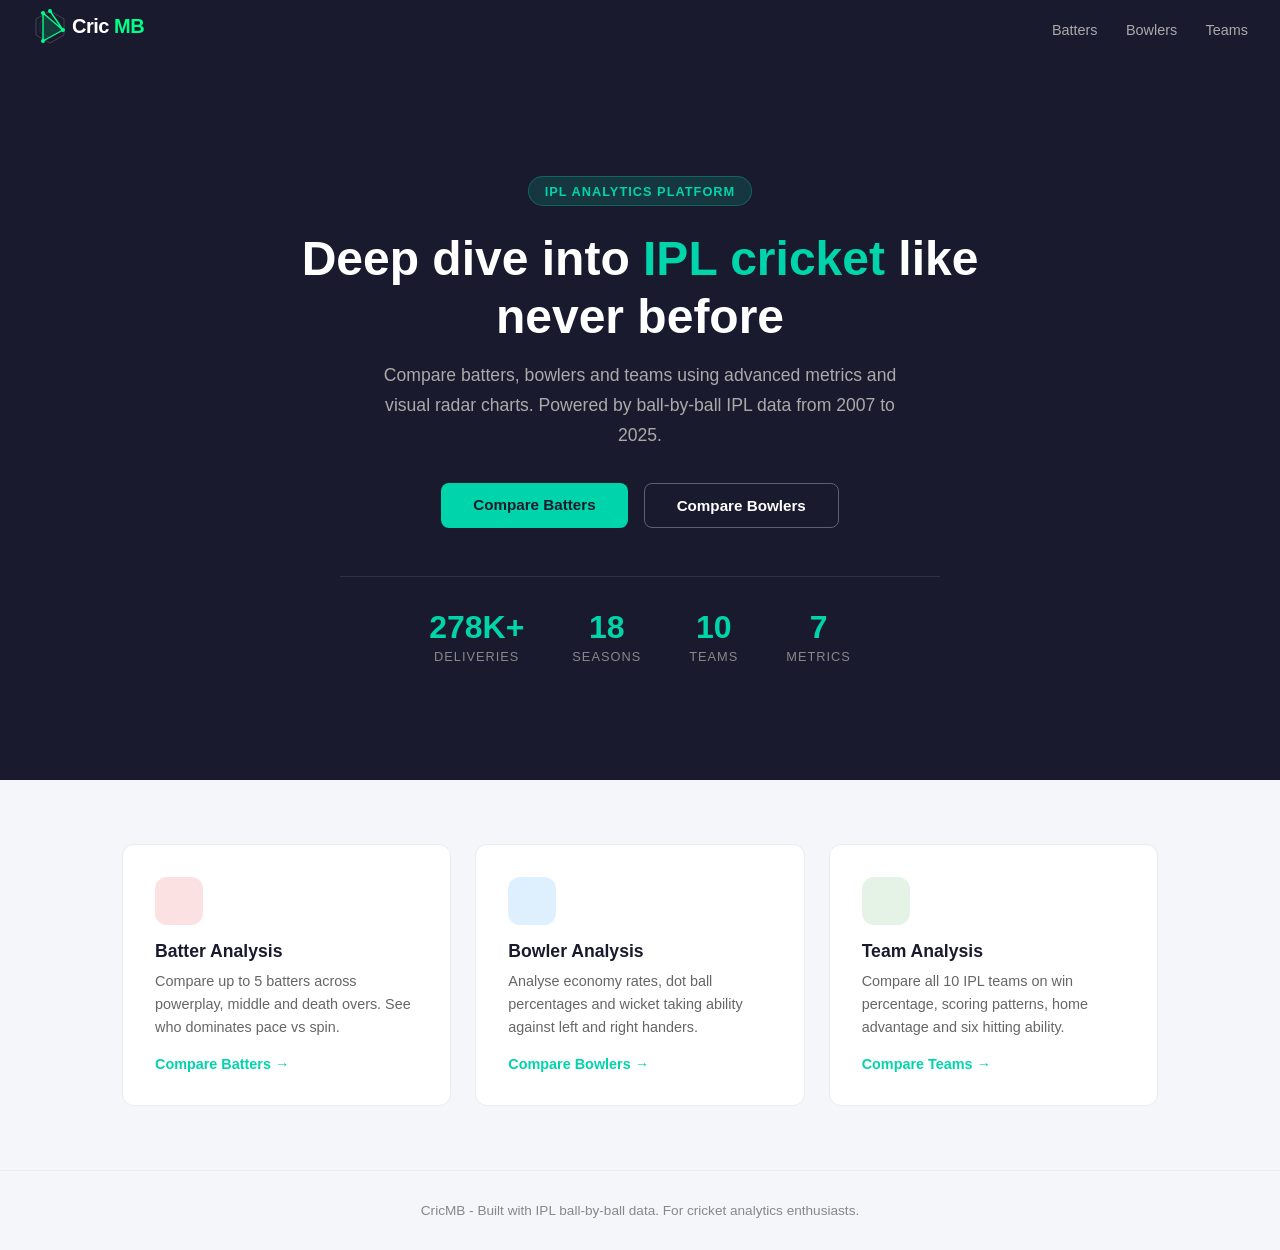
<file: frontend/home.html>
<!doctype html>
<html lang="en">
  <head>
    <meta charset="UTF-8" />
    <meta name="viewport" content="width=device-width, initial-scale=1.0" />
    <title>CricMB - IPL Analytics</title>
    <link rel="stylesheet" href="css/style.css" />
    <link rel="stylesheet" href="css/home.css" />
  </head>
  <body>
    <nav class="navbar">
      <div class="logo">
        <svg width="140" height="36" viewBox="0 0 140 36" role="img">
          <title>CricMB</title>
          <g transform="translate(18, 18)">
            <polygon
              points="0,-16 14,-8 14,8 0,16 -14,8 -14,-8"
              fill="none"
              stroke="currentColor"
              stroke-width="0.6"
              opacity="0.3"
            />
            <polygon
              points="0,-11 10,-5 10,5 0,11 -10,5 -10,-5"
              fill="none"
              stroke="currentColor"
              stroke-width="0.4"
              opacity="0.2"
            />
            <polygon
              points="0,-16 13,3 -7,14 -7,-14 13,3 0,-16"
              fill="#00ff88"
              fill-opacity="0.15"
              stroke="#00ff88"
              stroke-width="1.4"
              stroke-linejoin="round"
            />
            <circle cx="0" cy="-16" r="2" fill="#00ff88" />
            <circle cx="13" cy="3" r="2" fill="#00ff88" />
            <circle cx="-7" cy="14" r="2" fill="#00ff88" />
            <circle cx="-7" cy="-14" r="2" fill="#00ff88" />
          </g>
          <text
            x="40"
            y="24"
            font-family="sans-serif"
            font-size="20"
            font-weight="600"
            fill="currentColor"
          >
            Cric
            <tspan fill="#00ff88">MB</tspan>
          </text>
        </svg>
      </div>
      <div class="nav-links">
        <a href="/index.html">Batters</a>
        <a href="/bowler.html">Bowlers</a>
        <a href="/team.html">Teams</a>
      </div>
    </nav>

    <section class="hero">
      <div class="hero-content">
        <div class="hero-badge">IPL Analytics Platform</div>
        <h1>Deep dive into <span>IPL cricket</span> like never before</h1>
        <p>
          Compare batters, bowlers and teams using advanced metrics and visual
          radar charts. Powered by ball-by-ball IPL data from 2007 to 2025.
        </p>
        <div class="hero-buttons">
          <a href="/index.html" class="btn-primary">Compare Batters</a>
          <a href="/bowler.html" class="btn-secondary">Compare Bowlers</a>
        </div>
      </div>
      <div class="hero-stats">
        <div class="hero-stat">
          <span class="stat-number">278K+</span>
          <span class="stat-label">Deliveries</span>
        </div>
        <div class="hero-stat">
          <span class="stat-number">18</span>
          <span class="stat-label">Seasons</span>
        </div>
        <div class="hero-stat">
          <span class="stat-number">10</span>
          <span class="stat-label">Teams</span>
        </div>
        <div class="hero-stat">
          <span class="stat-number">7</span>
          <span class="stat-label">Metrics</span>
        </div>
      </div>
    </section>

    <section class="features">
      <div class="feature-card" onclick="window.location = '/index.html'">
        <div class="feature-icon batter-icon"></div>
        <h3>Batter Analysis</h3>
        <p>
          Compare up to 5 batters across powerplay, middle and death overs. See
          who dominates pace vs spin.
        </p>
        <span class="feature-link">Compare Batters →</span>
      </div>
      <div class="feature-card" onclick="window.location = '/bowler.html'">
        <div class="feature-icon bowler-icon"></div>
        <h3>Bowler Analysis</h3>
        <p>
          Analyse economy rates, dot ball percentages and wicket taking ability
          against left and right handers.
        </p>
        <span class="feature-link">Compare Bowlers →</span>
      </div>
      <div class="feature-card" onclick="window.location = '/team.html'">
        <div class="feature-icon team-icon"></div>
        <h3>Team Analysis</h3>
        <p>
          Compare all 10 IPL teams on win percentage, scoring patterns, home
          advantage and six hitting ability.
        </p>
        <span class="feature-link">Compare Teams →</span>
      </div>
    </section>

    <footer class="footer">
      <p>
        CricMB - Built with IPL ball-by-ball data. For cricket analytics
        enthusiasts.
      </p>
    </footer>
  </body>
</html>
</file>
<file: frontend/css/style.css>
* { margin: 0; padding: 0; box-sizing: border-box; }

body {
    font-family: 'Segoe UI', sans-serif;
    background: #f5f6fa;
    color: #1a1a2e;
}

/* ── NAVBAR ── */
.navbar {
    background: #1a1a2e;
    padding: 0 2rem;
    display: flex;
    align-items: center;
    justify-content: space-between;
    height: 60px;
    position: sticky;
    top: 0;
    z-index: 100;
}

.logo {
    font-size: 1.4rem;
    font-weight: 700;
    color: white;
    letter-spacing: -0.5px;
}

.logo span { color: #00d4aa; }

.nav-links a {
    color: #aaa;
    text-decoration: none;
    margin-left: 1.5rem;
    font-size: 0.9rem;
    padding: 0.3rem 0;
    border-bottom: 2px solid transparent;
    transition: color 0.2s, border-color 0.2s;
}

.nav-links a:hover { color: white; }
.nav-links a.active { color: white; border-bottom-color: #00d4aa; }

/* ── CONTAINER ── */
.container {
    max-width: 1100px;
    margin: 2rem auto;
    padding: 0 1.5rem;
}

/* ── SEARCH SECTION ── */
.search-section {
    background: white;
    border-radius: 14px;
    padding: 1.8rem 2rem;
    margin-bottom: 1.5rem;
    border: 1px solid #e8ecf0;
}

.search-section h2 {
    font-size: 1.3rem;
    font-weight: 700;
    margin-bottom: 0.25rem;
    color: #1a1a2e;
}

.subtitle {
    color: #999;
    font-size: 0.85rem;
    margin-bottom: 1.2rem;
}

.search-row {
    display: flex;
    gap: 0.8rem;
    align-items: flex-start;
    flex-wrap: wrap;
}

.search-box {
    position: relative;
    flex: 1;
    min-width: 200px;
}

.search-box input {
    width: 100%;
    padding: 0.65rem 1rem;
    border: 1.5px solid #e0e0e0;
    border-radius: 8px;
    font-size: 0.9rem;
    outline: none;
    background: #fafafa;
    transition: border-color 0.2s, background 0.2s;
}

.search-box input:focus {
    border-color: #00d4aa;
    background: white;
}

.suggestions {
    position: absolute;
    top: calc(100% + 4px);
    left: 0;
    right: 0;
    background: white;
    border: 1px solid #e0e0e0;
    border-radius: 10px;
    z-index: 100;
    box-shadow: 0 8px 24px rgba(0,0,0,0.1);
    max-height: 240px;
    overflow-y: auto;
}

.suggestion-item {
    padding: 0.65rem 1rem;
    cursor: pointer;
    font-size: 0.88rem;
    color: #333;
    transition: background 0.15s;
}

.suggestion-item:hover { background: #f5f6fa; }

select {
    padding: 0.65rem 1rem;
    border: 1.5px solid #e0e0e0;
    border-radius: 8px;
    font-size: 0.9rem;
    outline: none;
    background: #fafafa;
    cursor: pointer;
    color: #1a1a2e;
}

select:focus { border-color: #00d4aa; }

button#compareBtn {
    padding: 0.65rem 1.8rem;
    background: #1a1a2e;
    color: white;
    border: none;
    border-radius: 8px;
    font-size: 0.9rem;
    cursor: pointer;
    font-weight: 600;
    transition: background 0.2s;
    white-space: nowrap;
}

button#compareBtn:hover { background: #00d4aa; color: #1a1a2e; }

/* ── PLAYER TAGS ── */
.selected-players {
    display: flex;
    flex-wrap: wrap;
    gap: 0.5rem;
    margin-top: 1rem;
}

.player-tag {
    display: flex;
    align-items: center;
    gap: 0.4rem;
    padding: 0.35rem 0.75rem;
    border-radius: 20px;
    font-size: 0.82rem;
    font-weight: 600;
    color: white;
}

.player-tag .remove {
    cursor: pointer;
    font-size: 1rem;
    opacity: 0.8;
    line-height: 1;
}

.player-tag .remove:hover { opacity: 1; }

/* ── RESULTS SECTION ── */
.results-section {
    background: white;
    border-radius: 14px;
    padding: 1.8rem 2rem;
    border: 1px solid #e8ecf0;
}

/* ── STATS TABLE ── */
.stats-table-wrapper {
    overflow-x: auto;
    margin-bottom: 2.5rem;
}

.stats-table {
    width: 100%;
    border-collapse: collapse;
    font-size: 0.88rem;
}

.stats-table th {
    padding: 0.6rem 1rem;
    text-align: left;
    font-weight: 600;
    color: #999;
    font-size: 0.75rem;
    text-transform: uppercase;
    letter-spacing: 0.6px;
    border-bottom: 2px solid #f0f0f0;
}

.stats-table td {
    padding: 0.85rem 1rem;
    border-bottom: 1px solid #f5f5f5;
    font-weight: 500;
    color: #333;
}

.stats-table tr:last-child td { border-bottom: none; }

.stats-table tr:hover td { background: #fafbff; }

.player-name-cell {
    font-weight: 700 !important;
    font-size: 0.92rem !important;
    display: flex;
    align-items: center;
    gap: 8px;
}

.color-dot {
    width: 10px;
    height: 10px;
    border-radius: 50%;
    display: inline-block;
    flex-shrink: 0;
}

/* ── CHART ── */
.chart-wrapper {
    max-width: 580px;
    margin: 0 auto;
    padding: 1rem 0;
}

/* ── ACTIVE NAV ── */
.nav-links a.active {
    color: white;
    border-bottom: 2px solid #00d4aa;
}
</file>
<file: frontend/css/home.css>
.hero {
    min-height: 80vh;
    display: flex;
    flex-direction: column;
    align-items: center;
    justify-content: center;
    text-align: center;
    padding: 4rem 2rem 2rem;
    background: #1a1a2e;
}

.hero-badge {
    display: inline-block;
    background: rgba(0, 212, 170, 0.15);
    color: #00d4aa;
    border: 1px solid rgba(0, 212, 170, 0.3);
    padding: 0.4rem 1rem;
    border-radius: 20px;
    font-size: 0.8rem;
    font-weight: 600;
    letter-spacing: 1px;
    text-transform: uppercase;
    margin-bottom: 1.5rem;
}

.hero-content h1 {
    font-size: 3rem;
    font-weight: 700;
    color: white;
    line-height: 1.2;
    margin-bottom: 1rem;
    max-width: 700px;
}

.hero-content h1 span {
    color: #00d4aa;
}

.hero-content p {
    color: #aaa;
    font-size: 1.1rem;
    max-width: 550px;
    margin: 0 auto 2rem;
    line-height: 1.7;
}

.hero-buttons {
    display: flex;
    gap: 1rem;
    justify-content: center;
    flex-wrap: wrap;
    margin-bottom: 3rem;
}

.btn-primary {
    padding: 0.8rem 2rem;
    background: #00d4aa;
    color: #1a1a2e;
    border-radius: 8px;
    text-decoration: none;
    font-weight: 700;
    font-size: 0.95rem;
    transition: opacity 0.2s;
}

.btn-primary:hover { opacity: 0.9; }

.btn-secondary {
    padding: 0.8rem 2rem;
    background: transparent;
    color: white;
    border: 1.5px solid rgba(255,255,255,0.3);
    border-radius: 8px;
    text-decoration: none;
    font-weight: 600;
    font-size: 0.95rem;
    transition: border-color 0.2s;
}

.btn-secondary:hover { border-color: white; }

.hero-stats {
    display: flex;
    gap: 3rem;
    flex-wrap: wrap;
    justify-content: center;
    padding: 2rem 0;
    border-top: 1px solid rgba(255,255,255,0.1);
    width: 100%;
    max-width: 600px;
}

.hero-stat {
    display: flex;
    flex-direction: column;
    align-items: center;
}

.stat-number {
    font-size: 2rem;
    font-weight: 700;
    color: #00d4aa;
}

.stat-label {
    font-size: 0.8rem;
    color: #888;
    text-transform: uppercase;
    letter-spacing: 1px;
    margin-top: 0.2rem;
}

.features {
    display: grid;
    grid-template-columns: repeat(auto-fit, minmax(280px, 1fr));
    gap: 1.5rem;
    padding: 4rem 2rem;
    max-width: 1100px;
    margin: 0 auto;
}

.feature-card {
    background: white;
    border-radius: 12px;
    padding: 2rem;
    cursor: pointer;
    border: 1px solid #e8ecf0;
    transition: transform 0.2s, box-shadow 0.2s;
}

.feature-card:hover {
    transform: translateY(-4px);
    box-shadow: 0 8px 24px rgba(0,0,0,0.1);
}

.feature-icon {
    width: 48px;
    height: 48px;
    border-radius: 12px;
    margin-bottom: 1rem;
}

.batter-icon { background: rgba(230, 57, 70, 0.15); }
.bowler-icon { background: rgba(33, 150, 243, 0.15); }
.team-icon { background: rgba(76, 175, 80, 0.15); }

.feature-card h3 {
    font-size: 1.1rem;
    font-weight: 600;
    margin-bottom: 0.5rem;
    color: #1a1a2e;
}

.feature-card p {
    color: #666;
    font-size: 0.9rem;
    line-height: 1.6;
    margin-bottom: 1rem;
}

.feature-link {
    color: #00d4aa;
    font-weight: 600;
    font-size: 0.9rem;
}

.footer {
    text-align: center;
    padding: 2rem;
    color: #888;
    font-size: 0.85rem;
    border-top: 1px solid #e8ecf0;
}
</file>
